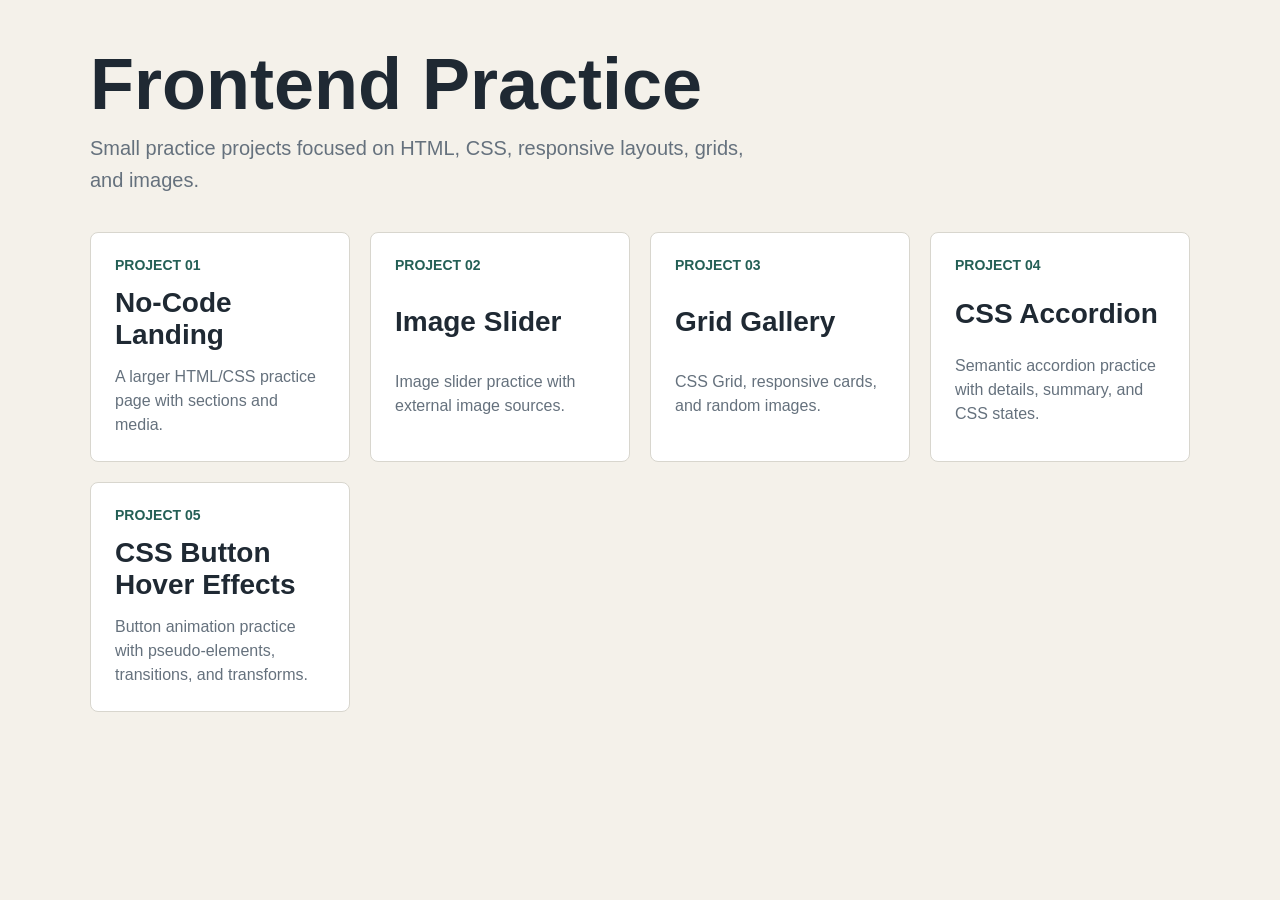
<file: index.html>
<!doctype html>
<html lang="ru">
  <head>
    <meta charset="UTF-8" />
    <meta name="viewport" content="width=device-width, initial-scale=1.0" />
    <title>Frontend Practice</title>
    <style>
      :root {
        --bg: #f4f1ea;
        --text: #1f2933;
        --muted: #65717d;
        --card: #ffffff;
        --accent: #2f7d6f;
        --accent-dark: #245f55;
        --border: #d8d6ce;
      }

      * {
        box-sizing: border-box;
      }

      body {
        margin: 0;
        min-height: 100vh;
        font-family: Arial, Helvetica, sans-serif;
        color: var(--text);
        background: var(--bg);
      }

      main {
        width: min(1100px, calc(100% - 32px));
        margin: 0 auto;
        padding: 48px 0;
      }

      h1 {
        margin: 0 0 12px;
        font-size: clamp(36px, 7vw, 72px);
        line-height: 1;
      }

      .lead {
        max-width: 680px;
        margin: 0 0 36px;
        color: var(--muted);
        font-size: 20px;
        line-height: 1.6;
      }

      .projects {
        display: grid;
        grid-template-columns: repeat(auto-fit, minmax(240px, 1fr));
        gap: 20px;
      }

      .project {
        display: grid;
        gap: 14px;
        min-height: 220px;
        padding: 24px;
        color: inherit;
        text-decoration: none;
        background: var(--card);
        border: 1px solid var(--border);
        border-radius: 8px;
        transition:
          transform 0.2s,
          border-color 0.2s;
      }

      .project:hover {
        transform: translateY(-4px);
        border-color: var(--accent);
      }

      .project span {
        color: var(--accent-dark);
        font-size: 14px;
        font-weight: 700;
        text-transform: uppercase;
      }

      .project h2 {
        margin: 0;
        font-size: 28px;
      }

      .project p {
        margin: 0;
        color: var(--muted);
        line-height: 1.5;
      }

      @media (max-width: 560px) {
        main {
          padding: 32px 0;
        }

        .project {
          min-height: auto;
        }
      }
    </style>
  </head>
  <body>
    <main>
      <h1>Frontend Practice</h1>
      <p class="lead">
        Small practice projects focused on HTML, CSS, responsive layouts,
        grids, and images.
      </p>

      <section class="projects" aria-label="Project list">
        <a class="project" href="project-01-no-code-landing/">
          <span>Project 01</span>
          <h2>No-Code Landing</h2>
          <p>A larger HTML/CSS practice page with sections and media.</p>
        </a>

        <a class="project" href="project-02-image-slider/">
          <span>Project 02</span>
          <h2>Image Slider</h2>
          <p>Image slider practice with external image sources.</p>
        </a>

        <a class="project" href="project-03-grid-gallery/">
          <span>Project 03</span>
          <h2>Grid Gallery</h2>
          <p>CSS Grid, responsive cards, and random images.</p>
        </a>

        <a class="project" href="project-04-css-accordion/">
          <span>Project 04</span>
          <h2>CSS Accordion</h2>
          <p>
            Semantic accordion practice with details, summary, and CSS states.
          </p>
        </a>

        <a class="project" href="project-05-css-button-hover-effects/">
          <span>Project 05</span>
          <h2>CSS Button Hover Effects</h2>
          <p>
            Button animation practice with pseudo-elements, transitions, and
            transforms.
          </p>
        </a>
      </section>
    </main>
  </body>
</html>
</file>
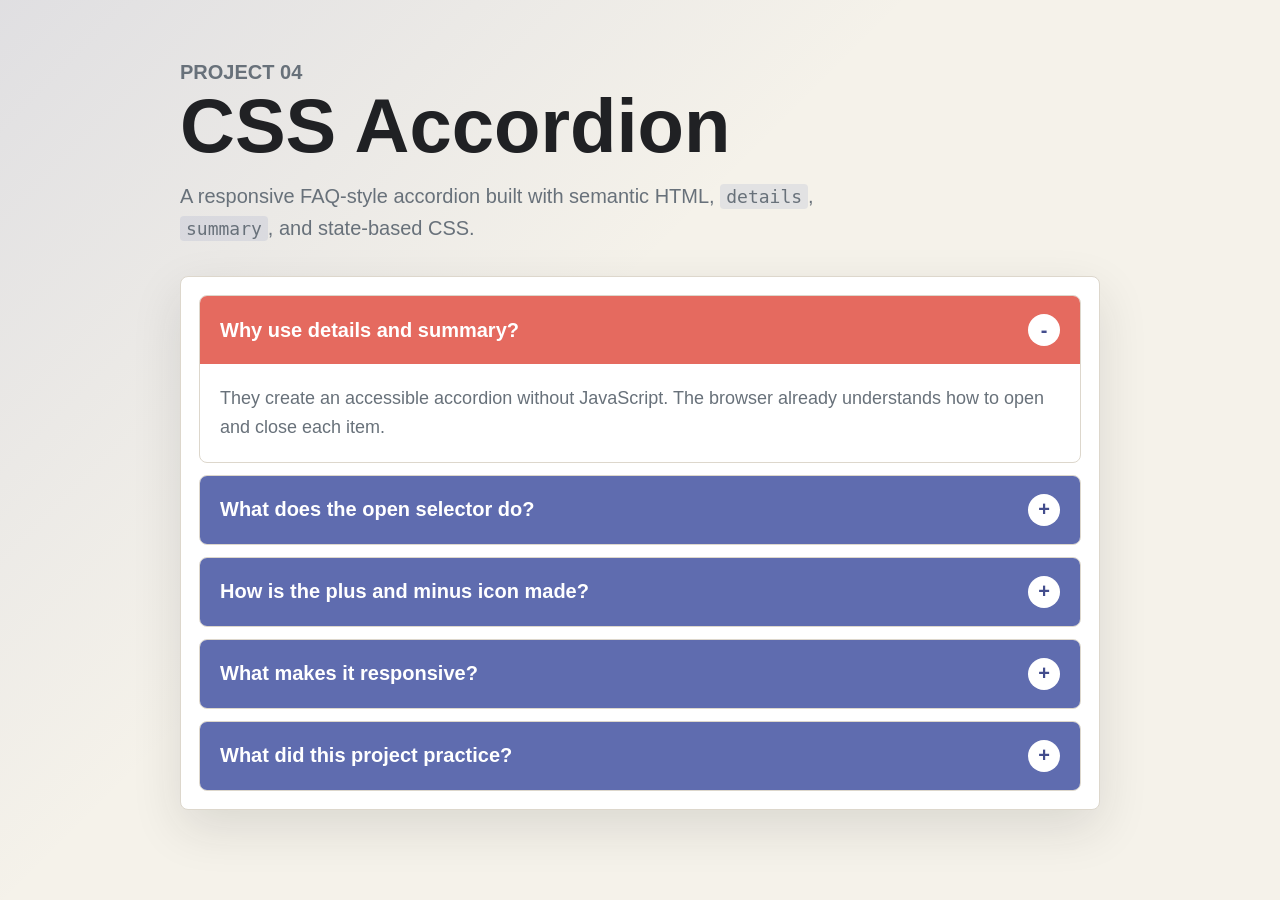
<file: project-04-css-accordion/index.html>
<!doctype html>
<html lang="en">
  <head>
    <meta charset="UTF-8" />
    <meta name="viewport" content="width=device-width, initial-scale=1.0" />
    <title>CSS Accordion</title>
    <link rel="stylesheet" href="style.css" />
  </head>
  <body>
    <main class="page">
      <section class="intro" aria-labelledby="page-title">
        <p class="eyebrow">Project 04</p>
        <h1 id="page-title">CSS Accordion</h1>
        <p>
          A responsive FAQ-style accordion built with semantic HTML,
          <code>details</code>, <code>summary</code>, and state-based CSS.
        </p>
      </section>

      <section class="accordion" aria-label="Frontend learning FAQ">
        <details open>
          <summary>Why use details and summary?</summary>
          <p>
            They create an accessible accordion without JavaScript. The browser
            already understands how to open and close each item.
          </p>
        </details>

        <details>
          <summary>What does the open selector do?</summary>
          <p>
            The selector <code>details[open]</code> lets the CSS style only the
            expanded item, including its title, icon, and content.
          </p>
        </details>

        <details>
          <summary>How is the plus and minus icon made?</summary>
          <p>
            A pseudo-element on <code>summary</code> shows a plus sign by
            default and changes to a minus sign when the item is open.
          </p>
        </details>

        <details>
          <summary>What makes it responsive?</summary>
          <p>
            The layout uses flexible width, readable spacing, and a small media
            query so the accordion stays comfortable on narrow screens.
          </p>
        </details>

        <details>
          <summary>What did this project practice?</summary>
          <p>
            Semantic HTML, CSS variables, pseudo-elements, attribute selectors,
            hover states, open states, and responsive spacing.
          </p>
        </details>
      </section>
    </main>
  </body>
</html>
</file>
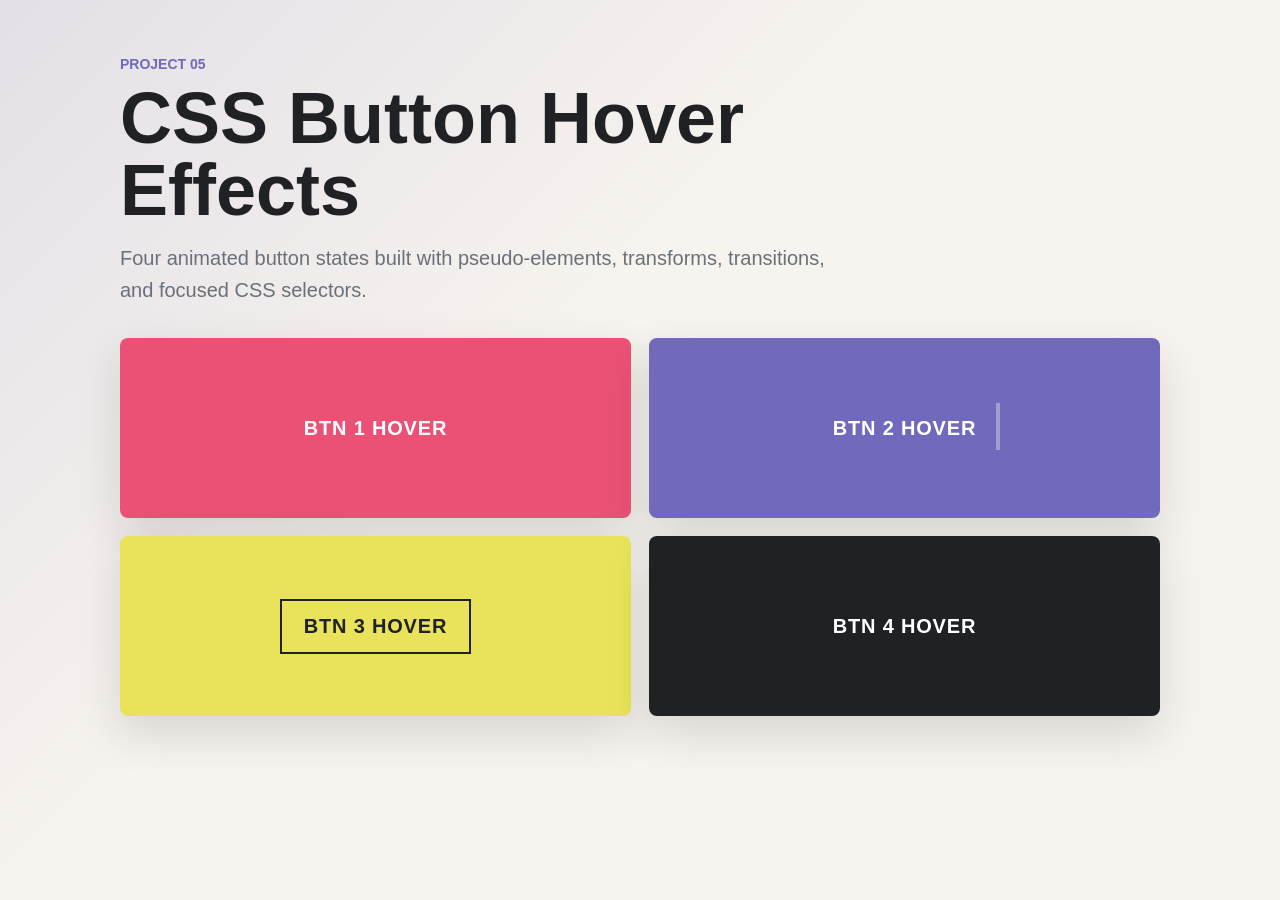
<file: project-05-css-button-hover-effects/index.html>
<!doctype html>
<html lang="en">
  <head>
    <meta charset="UTF-8" />
    <meta name="viewport" content="width=device-width, initial-scale=1.0" />
    <title>CSS Button Hover Effects</title>
    <link rel="stylesheet" href="norm.css" />
    <link rel="stylesheet" href="style.css" />
  </head>
  <body>
    <main class="page">
      <section class="intro" aria-labelledby="page-title">
        <p class="eyebrow">Project 05</p>
        <h1 id="page-title">CSS Button Hover Effects</h1>
        <p>
          Four animated button states built with pseudo-elements, transforms,
          transitions, and focused CSS selectors.
        </p>
      </section>

      <section class="effects" aria-label="Button hover effect examples">
        <div class="effect-card effect-card--pink">
          <a class="button button--underline" href="#" aria-label="Button hover effect 1">
            BTN 1 HOVER
          </a>
        </div>

        <div class="effect-card effect-card--purple">
          <a class="button button--corners" href="#" aria-label="Button hover effect 2">
            BTN 2 HOVER
          </a>
        </div>

        <div class="effect-card effect-card--yellow">
          <a class="button button--slide" href="#" aria-label="Button hover effect 3">
            BTN 3 HOVER
          </a>
        </div>

        <div class="effect-card effect-card--dark">
          <a class="button button--frame" href="#" aria-label="Button hover effect 4">
            BTN 4 HOVER
          </a>
        </div>
      </section>
    </main>
  </body>
</html>
</file>
<file: project-04-css-accordion/style.css>
:root {
  --color-page: #f5f2ea;
  --color-surface: #ffffff;
  --color-text: #202124;
  --color-muted: #68717a;
  --color-primary: #5f6caf;
  --color-primary-dark: #434d8d;
  --color-accent: #e56a5f;
  --color-border: #ddd7cc;
  --shadow: 0 18px 50px rgba(32, 33, 36, 0.12);
}

* {
  box-sizing: border-box;
}

body {
  margin: 0;
  min-height: 100vh;
  font-family: Arial, Helvetica, sans-serif;
  color: var(--color-text);
  background:
    linear-gradient(135deg, rgba(95, 108, 175, 0.14), transparent 42%),
    var(--color-page);
}

.page {
  width: min(920px, calc(100% - 32px));
  margin: 0 auto;
  padding: 56px 0;
}

.intro {
  max-width: 680px;
  margin-bottom: 32px;
}

.eyebrow {
  margin: 0 0 10px;
  color: var(--color-primary-dark);
  font-size: 14px;
  font-weight: 700;
  letter-spacing: 0;
  text-transform: uppercase;
}

h1 {
  margin: 0 0 16px;
  font-size: clamp(40px, 8vw, 76px);
  line-height: 1;
}

.intro p {
  margin: 0;
  color: var(--color-muted);
  font-size: 20px;
  line-height: 1.6;
}

code {
  padding: 2px 6px;
  font-size: 0.9em;
  background: rgba(95, 108, 175, 0.12);
  border-radius: 4px;
}

.accordion {
  display: grid;
  gap: 12px;
  padding: 18px;
  background: var(--color-surface);
  border: 1px solid var(--color-border);
  border-radius: 8px;
  box-shadow: var(--shadow);
}

details {
  border: 1px solid var(--color-border);
  border-radius: 8px;
  overflow: hidden;
  background: #fff;
}

summary {
  display: flex;
  align-items: center;
  justify-content: space-between;
  gap: 16px;
  padding: 18px 20px;
  color: #fff;
  font-size: 20px;
  font-weight: 700;
  list-style: none;
  cursor: pointer;
  background: var(--color-primary);
}

summary::-webkit-details-marker {
  display: none;
}

summary::after {
  content: "+";
  display: grid;
  flex: 0 0 32px;
  width: 32px;
  height: 32px;
  place-items: center;
  color: var(--color-primary-dark);
  background: #fff;
  border-radius: 50%;
}

details[open] summary {
  background: var(--color-accent);
}

details[open] summary::after {
  content: "-";
}

details p {
  margin: 0;
  padding: 20px;
  color: var(--color-muted);
  font-size: 18px;
  line-height: 1.6;
}

@media (max-width: 560px) {
  .page {
    width: min(100% - 20px, 920px);
    padding: 32px 0;
  }

  .accordion {
    padding: 10px;
  }

  summary {
    padding: 16px;
    font-size: 18px;
  }
}
</file>
<file: project-05-css-button-hover-effects/norm.css>
*,
*::before,
*::after {
  box-sizing: border-box;
}

html {
  -webkit-text-size-adjust: 100%;
}

body,
h1,
p {
  margin: 0;
}

a {
  color: inherit;
}
</file>
<file: project-05-css-button-hover-effects/style.css>
:root {
  --color-page: #f7f3ee;
  --color-text: #202124;
  --color-muted: #68717a;
  --color-white: #ffffff;
  --color-pink: #ea5175;
  --color-purple: #7169bc;
  --color-yellow: #e9e25b;
  --color-dark: #202124;
  --shadow: 0 18px 45px rgba(32, 33, 36, 0.14);
}

body {
  min-height: 100vh;
  font-family: Arial, Helvetica, sans-serif;
  color: var(--color-text);
  background:
    linear-gradient(135deg, rgba(113, 105, 188, 0.14), transparent 42%),
    var(--color-page);
}

.page {
  width: min(1040px, calc(100% - 32px));
  margin: 0 auto;
  padding: 56px 0;
}

.intro {
  max-width: 720px;
  margin-bottom: 32px;
}

.eyebrow {
  margin: 0 0 10px;
  color: var(--color-purple);
  font-size: 14px;
  font-weight: 700;
  letter-spacing: 0;
  text-transform: uppercase;
}

h1 {
  margin: 0 0 16px;
  font-size: clamp(38px, 7vw, 72px);
  line-height: 1;
}

.intro p:last-child {
  margin: 0;
  color: var(--color-muted);
  font-size: 20px;
  line-height: 1.6;
}

.effects {
  display: grid;
  grid-template-columns: repeat(2, minmax(0, 1fr));
  gap: 18px;
}

.effect-card {
  display: grid;
  min-height: 180px;
  place-items: center;
  padding: 32px;
  border-radius: 8px;
  box-shadow: var(--shadow);
}

.effect-card--pink {
  background: var(--color-pink);
}

.effect-card--purple {
  background: var(--color-purple);
}

.effect-card--yellow {
  background: var(--color-yellow);
}

.effect-card--dark {
  background: var(--color-dark);
}

.button {
  position: relative;
  display: inline-block;
  min-width: 190px;
  padding: 14px 22px;
  overflow: hidden;
  color: var(--color-white);
  font-size: 20px;
  font-weight: 700;
  letter-spacing: 0.05rem;
  text-align: center;
  text-decoration: none;
}

.effect-card--yellow .button {
  color: var(--color-dark);
}

.button--underline::after {
  content: "";
  position: absolute;
  left: 0;
  top: 100%;
  width: 100%;
  height: 4px;
  background: currentColor;
  opacity: 0;
  transform: translateY(28px);
  transition:
    opacity 0.35s ease,
    transform 0.35s ease;
}

.button--underline:hover::after,
.button--underline:focus-visible::after {
  opacity: 1;
  transform: translateY(-4px);
}

.button--corners::before,
.button--corners::after {
  content: "";
  position: absolute;
  width: 48px;
  height: 4px;
  background: currentColor;
  opacity: 0.35;
  transition:
    opacity 0.35s ease,
    transform 0.35s ease,
    left 0.35s ease,
    right 0.35s ease;
}

.button--corners::before {
  left: 0;
  top: 0;
  transform: rotate(90deg);
  transform-origin: 0 0;
}

.button--corners::after {
  right: 0;
  bottom: 0;
  transform: rotate(90deg);
  transform-origin: 100% 0;
}

.button--corners:hover::before,
.button--corners:hover::after,
.button--corners:focus-visible::before,
.button--corners:focus-visible::after {
  opacity: 1;
}

.button--corners:hover::before,
.button--corners:focus-visible::before {
  left: 50%;
  transform: rotate(0deg) translateX(-50%);
}

.button--corners:hover::after,
.button--corners:focus-visible::after {
  right: 50%;
  transform: rotate(0deg) translateX(50%);
}

.button--slide {
  border: 2px solid currentColor;
  transition:
    color 0.35s ease,
    transform 0.35s ease;
}

.button--slide::before {
  content: "";
  position: absolute;
  inset: 0;
  z-index: -1;
  background: var(--color-dark);
  transform: translateX(-101%);
  transition: transform 0.35s ease;
}

.button--slide:hover,
.button--slide:focus-visible {
  color: var(--color-white);
  transform: translateY(-3px);
}

.button--slide:hover::before,
.button--slide:focus-visible::before {
  transform: translateX(0);
}

.button--frame {
  border: 2px solid transparent;
  transition:
    border-color 0.35s ease,
    letter-spacing 0.35s ease,
    transform 0.35s ease;
}

.button--frame::before,
.button--frame::after {
  content: "";
  position: absolute;
  inset: 8px;
  border: 2px solid var(--color-white);
  opacity: 0;
  transition:
    inset 0.35s ease,
    opacity 0.35s ease;
}

.button--frame::after {
  inset: -8px;
}

.button--frame:hover,
.button--frame:focus-visible {
  letter-spacing: 0.12rem;
  transform: scale(1.04);
}

.button--frame:hover::before,
.button--frame:hover::after,
.button--frame:focus-visible::before,
.button--frame:focus-visible::after {
  inset: 0;
  opacity: 1;
}

.button:focus-visible {
  outline: 3px solid rgba(255, 255, 255, 0.8);
  outline-offset: 4px;
}

@media (max-width: 720px) {
  .page {
    width: min(100% - 20px, 1040px);
    padding: 32px 0;
  }

  .effects {
    grid-template-columns: 1fr;
  }

  .effect-card {
    min-height: 150px;
    padding: 24px;
  }
}
</file>
